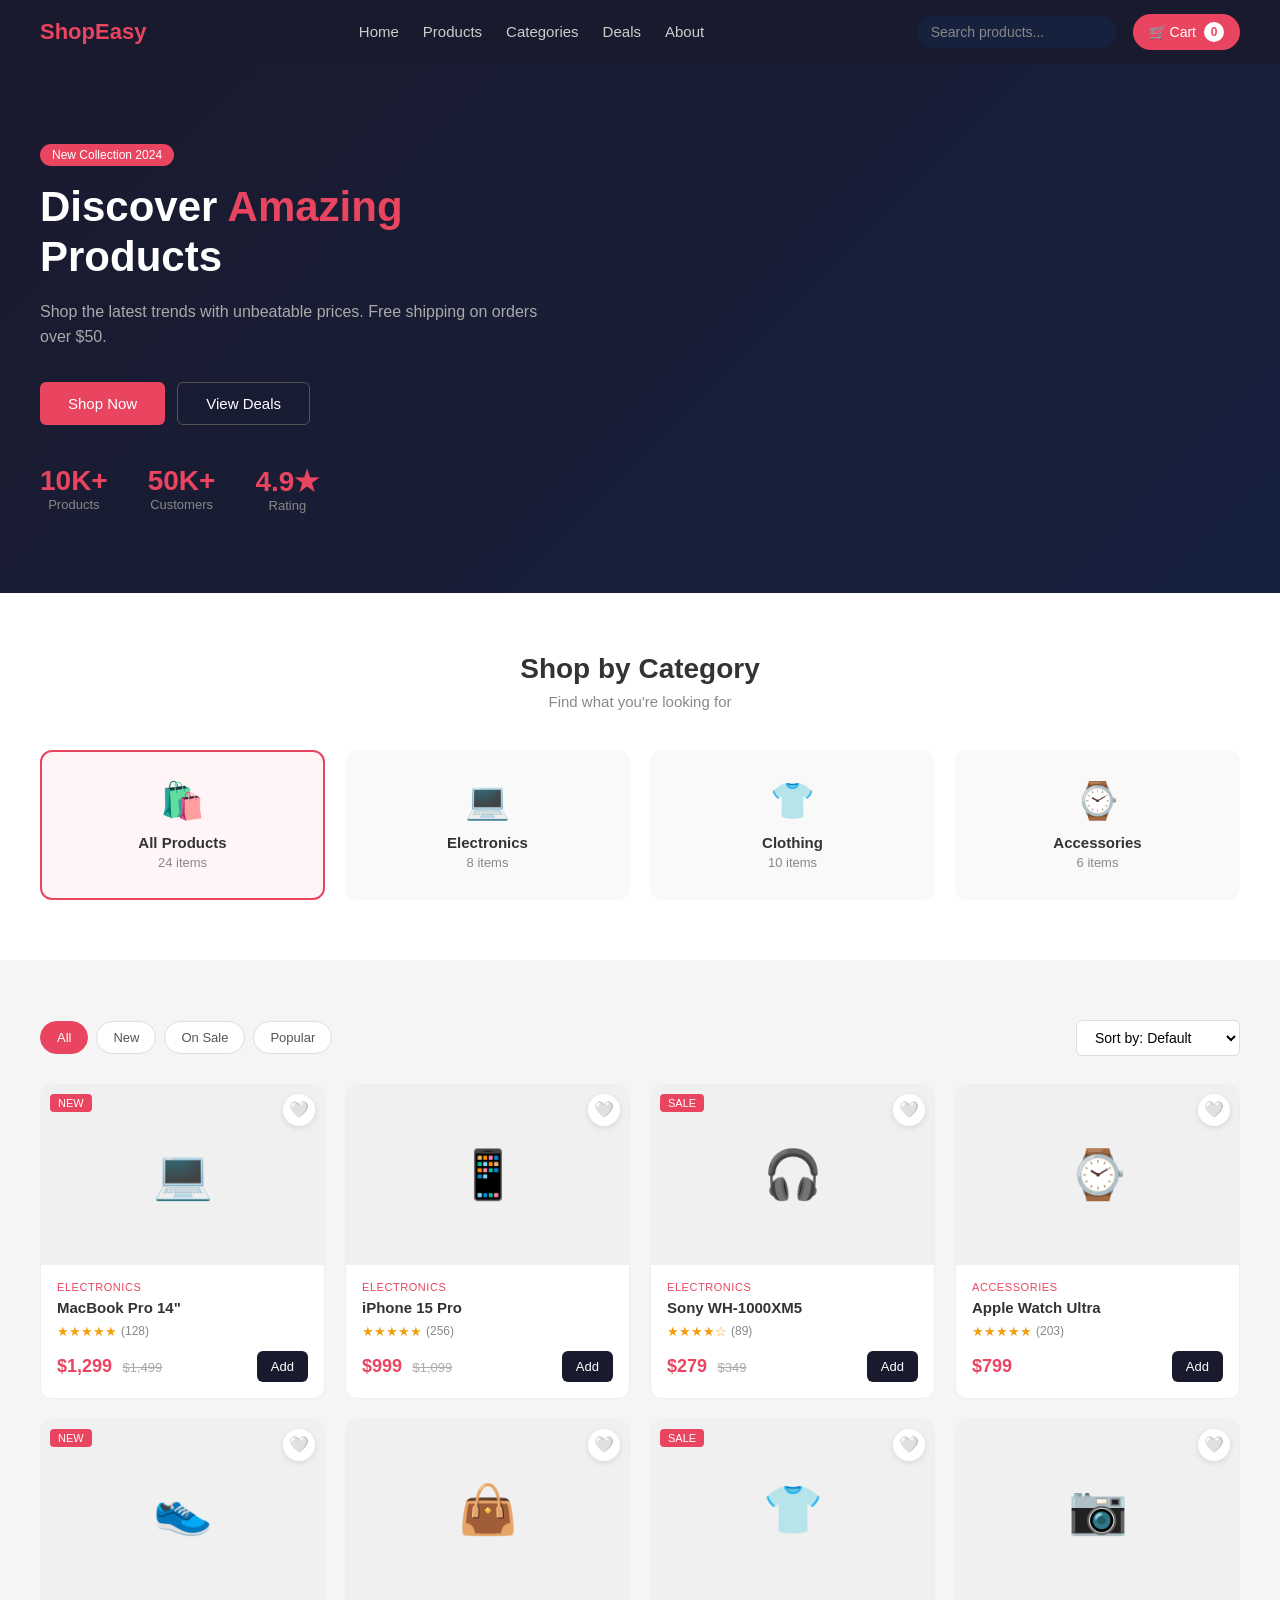
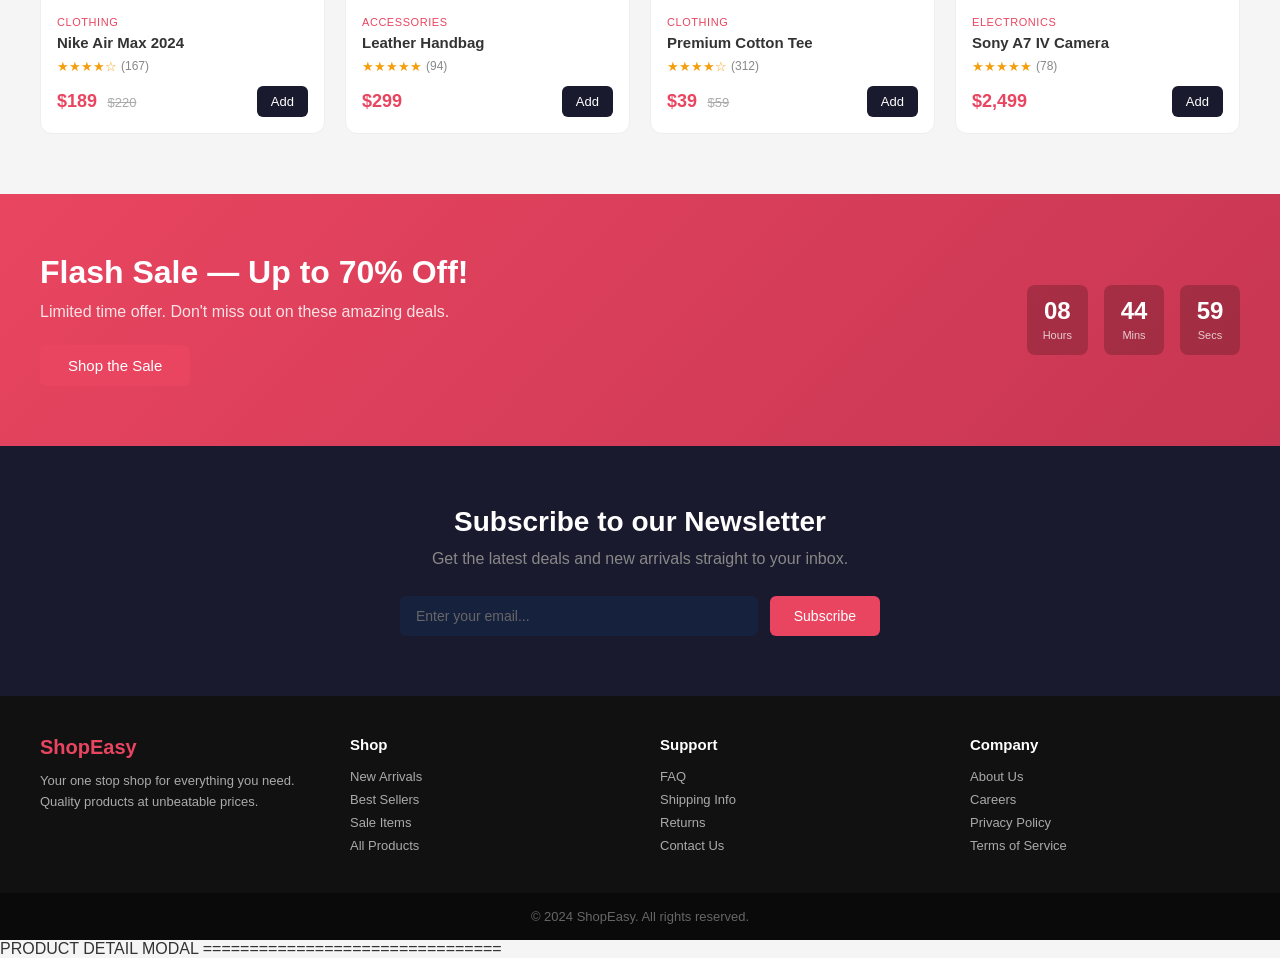
<file: index.html>
<!DOCTYPE html>
<html lang="en">
<head>
  <meta charset="UTF-8" />
  <meta name="viewport" content="width=device-width, initial-scale=1.0" />
  <title>ShopEasy — Ecommerce Practice</title>
  <link rel="stylesheet" href="css/style.css" />
</head>
<body>

  <!-- ================================
       NAVBAR
  ================================ -->
  <nav>
    <div class="nav-logo">ShopEasy</div>
    <ul class="nav-links">
      <li><a href="index.html">Home</a></li>
      <li><a href="index.html#products">Products</a></li>
      <li><a href="index.html#categories">Categories</a></li>
      <li><a href="index.htmldeals">Deals</a></li>
      <li><a href="index.html#about">About</a></li>
    </ul>
    <div class="nav-actions">
      <input class="nav-search" type="text" id="search-input" placeholder="Search products..." />
      <button class="cart-btn" id="cart-toggle-btn">
        🛒 Cart
        <span class="cart-count" id="cart-count">0</span>
      </button>
    </div>
  </nav>

  <!-- ================================
       HERO
  ================================ -->
  <section class="hero">
    <div class="hero-content">
      <span class="hero-badge">New Collection 2024</span>
      <h1>Discover <span>Amazing</span> Products</h1>
      <p>Shop the latest trends with unbeatable prices. Free shipping on orders over $50.</p>
      <div class="hero-btns">
        <button class="btn-primary" id="hero-shop-btn">Shop Now</button>
        <button class="btn-secondary">View Deals</button>
      </div>
      <div class="hero-stats">
        <div class="stat">
          <div class="stat-number">10K+</div>
          <div class="stat-label">Products</div>
        </div>
        <div class="stat">
          <div class="stat-number">50K+</div>
          <div class="stat-label">Customers</div>
        </div>
        <div class="stat">
          <div class="stat-number">4.9★</div>
          <div class="stat-label">Rating</div>
        </div>
      </div>
    </div>
  </section>

  <!-- ================================
       CATEGORIES
  ================================ -->
  <section class="categories" id = "categories" >
    <div class="section-header">
      <h2>Shop by Category</h2>
      <p>Find what you're looking for</p>
    </div>
    <div class="categories-grid">
      <div class="category-card active" data-category="all">
        <div class="category-icon">🛍️</div>
        <div class="category-name">All Products</div>
        <div class="category-count">24 items</div>
      </div>
      <div class="category-card" data-category="electronics">
        <div class="category-icon">💻</div>
        <div class="category-name">Electronics</div>
        <div class="category-count">8 items</div>
      </div>
      <div class="category-card" data-category="clothing">
        <div class="category-icon">👕</div>
        <div class="category-name">Clothing</div>
        <div class="category-count">10 items</div>
      </div>
      <div class="category-card" data-category="accessories">
        <div class="category-icon">⌚</div>
        <div class="category-name">Accessories</div>
        <div class="category-count">6 items</div>
      </div>
    </div>
  </section>

  <!-- ================================
       PRODUCTS
  ================================ -->
  <section class="products-section" id = "products">
    <div class="products-toolbar">
      <div class="filter-btns">
        <button class="filter-btn active" data-filter="all">All</button>
        <button class="filter-btn" data-filter="new">New</button>
        <button class="filter-btn" data-filter="sale">On Sale</button>
        <button class="filter-btn" data-filter="popular">Popular</button>
      </div>
      <select class="sort-select" id="sort-select">
        <option value="default">Sort by: Default</option>
        <option value="price-low">Price: Low to High</option>
        <option value="price-high">Price: High to Low</option>
        <option value="rating">Highest Rated</option>
      </select>
    </div>

    <div class="products-grid" id="products-grid">

      <div class="product-card-wrapper"
        data-name="MacBook Pro 14"
        data-price="1299"
        data-original-price="1499"
        data-emoji="💻"
        data-category="Electronics"
        data-rating="4.5"
        data-reviews="128"
        data-instock="true"
        data-description="The MacBook Pro 14 features the powerful M3 chip delivering incredible performance and all day battery life. Perfect for developers and creators.">
        <span class="product-badge">NEW</span>
        <button class="wishlist-btn">🤍</button>
        <div class="product-card">
          <div class="product-img">💻</div>
          <div class="product-body">
            <div class="product-category">Electronics</div>
            <div class="product-name">MacBook Pro 14"</div>
            <div class="product-rating">
              <span class="stars">★★★★★</span>
              <span class="rating-count">(128)</span>
            </div>
            <div class="product-footer">
              <div>
                <span class="product-price">$1,299</span>
                <span class="product-price-original">$1,499</span>
              </div>
              <button class="add-to-cart" data-name="MacBook Pro 14" data-price="1299" data-emoji="💻">Add</button>
            </div>
          </div>
        </div>
      </div>

      <div class="product-card-wrapper"
        data-name="iPhone 15 Pro"
        data-price="999"
        data-original-price="1099"
        data-emoji="📱"
        data-category="Electronics"
        data-rating="4.8"
        data-reviews="256"
        data-instock="false"
        data-description="iPhone 15 Pro features the A17 Pro chip, titanium design and a powerful camera system with 5x optical zoom. The most advanced iPhone ever.">
        <button class="wishlist-btn">🤍</button>
        <div class="product-card">
          <div class="product-img">📱</div>
          <div class="product-body">
            <div class="product-category">Electronics</div>
            <div class="product-name">iPhone 15 Pro</div>
            <div class="product-rating">
              <span class="stars">★★★★★</span>
              <span class="rating-count">(256)</span>
            </div>
            <div class="product-footer">
              <div>
                <span class="product-price">$999</span>
                <span class="product-price-original">$1,099</span>
              </div>
              <button class="add-to-cart" data-name="iPhone 15 Pro" data-price="999" data-emoji="📱">Add</button>
            </div>
          </div>
        </div>
      </div>

      <div class="product-card-wrapper"
        data-name="Sony WH-1000XM5"
        data-price="279"
        data-original-price="349"
        data-emoji="🎧"
        data-category="Electronics"
        data-rating="4.4"
        data-reviews="89"
        data-instock="true"
        data-description="Industry leading noise cancellation with the Sony WH-1000XM5. Enjoy up to 30 hours battery life and crystal clear hands free calling.">
        <span class="product-badge">SALE</span>
        <button class="wishlist-btn">🤍</button>
        <div class="product-card">
          <div class="product-img">🎧</div>
          <div class="product-body">
            <div class="product-category">Electronics</div>
            <div class="product-name">Sony WH-1000XM5</div>
            <div class="product-rating">
              <span class="stars">★★★★☆</span>
              <span class="rating-count">(89)</span>
            </div>
            <div class="product-footer">
              <div>
                <span class="product-price">$279</span>
                <span class="product-price-original">$349</span>
              </div>
              <button class="add-to-cart" data-name="Sony WH-1000XM5" data-price="279" data-emoji="🎧">Add</button>
            </div>
          </div>
        </div>
      </div>

      <div class="product-card-wrapper"
        data-name="Apple Watch Ultra"
        data-price="799"
        data-original-price=""
        data-emoji="⌚"
        data-category="Accessories"
        data-rating="4.9"
        data-reviews="203"
        data-instock="true"
        data-description="Apple Watch Ultra is the most rugged and capable Apple Watch ever. Built for endurance athletes and outdoor adventurers with up to 60 hour battery.">
        <button class="wishlist-btn">🤍</button>
        <div class="product-card">
          <div class="product-img">⌚</div>
          <div class="product-body">
            <div class="product-category">Accessories</div>
            <div class="product-name">Apple Watch Ultra</div>
            <div class="product-rating">
              <span class="stars">★★★★★</span>
              <span class="rating-count">(203)</span>
            </div>
            <div class="product-footer">
              <div>
                <span class="product-price">$799</span>
              </div>
              <button class="add-to-cart" data-name="Apple Watch Ultra" data-price="799" data-emoji="⌚">Add</button>
            </div>
          </div>
        </div>
      </div>

      <div class="product-card-wrapper"
        data-name="Nike Air Max 2024"
        data-price="189"
        data-original-price="220"
        data-emoji="👟"
        data-category="Clothing"
        data-rating="4.4"
        data-reviews="167"
        data-instock="true"
        data-description="The Nike Air Max 2024 delivers maximum cushioning and style. Featuring the latest Air technology for all day comfort whether running or hanging out.">
        <span class="product-badge">NEW</span>
        <button class="wishlist-btn">🤍</button>
        <div class="product-card">
          <div class="product-img">👟</div>
          <div class="product-body">
            <div class="product-category">Clothing</div>
            <div class="product-name">Nike Air Max 2024</div>
            <div class="product-rating">
              <span class="stars">★★★★☆</span>
              <span class="rating-count">(167)</span>
            </div>
            <div class="product-footer">
              <div>
                <span class="product-price">$189</span>
                <span class="product-price-original">$220</span>
              </div>
              <button class="add-to-cart" data-name="Nike Air Max 2024" data-price="189" data-emoji="👟">Add</button>
            </div>
          </div>
        </div>
      </div>

      <div class="product-card-wrapper"
        data-name="Leather Handbag"
        data-price="299"
        data-original-price=""
        data-emoji="👜"
        data-category="Accessories"
        data-rating="4.7"
        data-reviews="94"
        data-instock="true"
        data-description="Handcrafted genuine leather handbag with premium stitching and gold hardware. Spacious interior with multiple compartments. Perfect for everyday use.">
        <button class="wishlist-btn">🤍</button>
        <div class="product-card">
          <div class="product-img">👜</div>
          <div class="product-body">
            <div class="product-category">Accessories</div>
            <div class="product-name">Leather Handbag</div>
            <div class="product-rating">
              <span class="stars">★★★★★</span>
              <span class="rating-count">(94)</span>
            </div>
            <div class="product-footer">
              <div>
                <span class="product-price">$299</span>
              </div>
              <button class="add-to-cart" data-name="Leather Handbag" data-price="299" data-emoji="👜">Add</button>
            </div>
          </div>
        </div>
      </div>

      <div class="product-card-wrapper"
        data-name="Premium Cotton Tee"
        data-price="39"
        data-original-price="59"
        data-emoji="👕"
        data-category="Clothing"
        data-rating="4.3"
        data-reviews="312"
        data-instock="true"
        data-description="Ultra soft 100% organic cotton t-shirt with a relaxed fit. Pre-shrunk fabric that maintains its shape wash after wash. Available in 12 colors.">
        <span class="product-badge">SALE</span>
        <button class="wishlist-btn">🤍</button>
        <div class="product-card">
          <div class="product-img">👕</div>
          <div class="product-body">
            <div class="product-category">Clothing</div>
            <div class="product-name">Premium Cotton Tee</div>
            <div class="product-rating">
              <span class="stars">★★★★☆</span>
              <span class="rating-count">(312)</span>
            </div>
            <div class="product-footer">
              <div>
                <span class="product-price">$39</span>
                <span class="product-price-original">$59</span>
              </div>
              <button class="add-to-cart" data-name="Premium Cotton Tee" data-price="39" data-emoji="👕">Add</button>
            </div>
          </div>
        </div>
      </div>

      <div class="product-card-wrapper"
        data-name="Sony A7 IV Camera"
        data-price="2499"
        data-original-price=""
        data-emoji="📷"
        data-category="Electronics"
        data-rating="4.9"
        data-reviews="78"
        data-instock="true"
        data-description="The Sony A7 IV is a versatile full frame mirrorless camera with 33MP sensor, 4K 60p video and real time tracking autofocus. Perfect for professionals.">
        <button class="wishlist-btn">🤍</button>
        <div class="product-card">
          <div class="product-img">📷</div>
          <div class="product-body">
            <div class="product-category">Electronics</div>
            <div class="product-name">Sony A7 IV Camera</div>
            <div class="product-rating">
              <span class="stars">★★★★★</span>
              <span class="rating-count">(78)</span>
            </div>
            <div class="product-footer">
              <div>
                <span class="product-price">$2,499</span>
              </div>
              <button class="add-to-cart" data-name="Sony A7 IV Camera" data-price="2499" data-emoji="📷">Add</button>
            </div>
          </div>
        </div>
      </div>

    </div>
  </section>

  <!-- ================================
       SALE BANNER
  ================================ -->
  <section class="banner" id ="deal">
    <div class="banner-content">
      <h2>Flash Sale — Up to 70% Off!</h2>
      <p>Limited time offer. Don't miss out on these amazing deals.</p>
      <button class="btn-primary">Shop the Sale</button>
    </div>
    <div class="banner-timer">
      <div class="timer-box">
        <span class="timer-number" id="timer-hours">08</span>
        <span class="timer-label">Hours</span>
      </div>
      <div class="timer-box">
        <span class="timer-number" id="timer-mins">45</span>
        <span class="timer-label">Mins</span>
      </div>
      <div class="timer-box">
        <span class="timer-number" id="timer-secs">00</span>
        <span class="timer-label">Secs</span>
      </div>
    </div>
  </section>

  <!-- ================================
       NEWSLETTER
  ================================ -->
  <section class="newsletter" id = "newsletter">
    <h2>Subscribe to our Newsletter</h2>
    <p>Get the latest deals and new arrivals straight to your inbox.</p>
    <div class="newsletter-form">
      <input class="newsletter-input" type="email" id="newsletter-email" placeholder="Enter your email..." />
      <button class="newsletter-btn" id="newsletter-btn">Subscribe</button>
    </div>
  </section>

  <!-- ================================
       FOOTER
  ================================ -->
  <footer>
    <div class="footer-brand" id = "about">
      <h3>ShopEasy</h3>
      <p>Your one stop shop for everything you need. Quality products at unbeatable prices.</p>
    </div>
    <div class="footer-col">
      <h4>Shop</h4>
      <ul>
        <li>New Arrivals</li>
        <li>Best Sellers</li>
        <li>Sale Items</li>
        <li>All Products</li>
      </ul>
    </div>
    <div class="footer-col">
      <h4>Support</h4>
      <ul>
        <li>FAQ</li>
        <li>Shipping Info</li>
        <li>Returns</li>
        <li>Contact Us</li>
      </ul>
    </div>
    <div class="footer-col">
      <h4>Company</h4>
      <ul>
        <li>About Us</li>
        <li>Careers</li>
        <li>Privacy Policy</li>
        <li>Terms of Service</li>
      </ul>
    </div>
  </footer>
  <div class="footer-bottom">
    <p>© 2024 ShopEasy. All rights reserved.</p>
  </div>

  <!-- ================================
       CART SIDEBAR
  ================================ -->
  <div class="cart-overlay" id="cart-overlay"></div>
  <div class="cart-sidebar" id="cart-sidebar">
    <div class="cart-header">
      <h3>Your Cart</h3>
      <button class="cart-close" id="cart-close-btn">✕</button>
    </div>
    <div id="cart-content">
      <div class="cart-empty" id="cart-empty">
        <p style="font-size: 40px;">🛒</p>
        <p>Your cart is empty</p>
      </div>
      <div class="cart-items" id="cart-items"></div>
    </div>
    <div class="cart-footer">
      <div class="cart-total">
        <span>Total:</span>
        <span id="cart-total">$0</span>
      </div>
      <button class="checkout-btn">Proceed to Checkout</button>
    </div>
  </div>

  <!-- ================================
       TOAST
  ================================ -->
  <div class="toast" id="toast">
    <span>✅</span>
    <span id="toast-msg">Item added to cart!</span>
  </div>
  <div class="modal-overlay" id="modal-overlay"></div>

<!-- Modal Container -->
 PRODUCT DETAIL MODAL
================================
<div class="modal-overlay" id="modal-overlay"></div>

<div class="modal-container" id="modal-container">
  <button class="modal-close-btn" id="modal-close-btn">✕</button>
  <div class="modal-content" id="modal-content">


  </div>
</div>



  <script src="js/main.js"></script>

</body>
</html>
</file>
<file: css/style.css>
/* ================================
   RESET & BASE

=============================== */
html {
  scroll-behavior: smooth;
}
* {
  margin: 0;
  padding: 0;
  box-sizing: border-box;
}

body {
  font-family: Arial, sans-serif;
  background-color: #f5f5f5;
  color: #333;
}

a {
  text-decoration: none;
  color: inherit;
}

/* ================================
   NAVBAR
=============================== */
nav {
  background-color: #1a1a2e;
  color: white;
  padding: 0 40px;
  height: 64px;
  display: flex;
  align-items: center;
  justify-content: space-between;
  position: sticky;
  top: 0;
  z-index: 100;
}

.nav-logo {
  font-size: 22px;
  font-weight: bold;
  color: #e94560;
}

.nav-links {
  display: flex;
  gap: 24px;
  list-style: none;
}

.nav-links a {
  color: #ccc;
  font-size: 15px;
}

.nav-links a:hover {
  color: white;
}

.nav-actions {
  display: flex;
  align-items: center;
  gap: 16px;
}

.nav-search {
  padding: 8px 14px;
  border-radius: 20px;
  border: none;
  background: #16213e;
  color: white;
  font-size: 14px;
  width: 200px;
  outline: none;
}

.nav-search::placeholder {
  color: #888;
}

.cart-btn {
  background: #e94560;
  color: white;
  border: none;
  padding: 8px 16px;
  border-radius: 20px;
  cursor: pointer;
  font-size: 14px;
  display: flex;
  align-items: center;
  gap: 8px;
}

.cart-count {
  background: white;
  color: #e94560;
  border-radius: 50%;
  width: 20px;
  height: 20px;
  display: flex;
  align-items: center;
  justify-content: center;
  font-size: 12px;
  font-weight: bold;
}

/* ================================
   HERO SECTION
=============================== */
.hero {
  background: linear-gradient(135deg, #1a1a2e, #16213e);
  color: white;
  padding: 80px 40px;
  display: flex;
  align-items: center;
  justify-content: space-between;
}

.hero-content {
  max-width: 500px;
}

.hero-badge {
  display: inline-block;
  background: #e94560;
  color: white;
  padding: 4px 12px;
  border-radius: 20px;
  font-size: 12px;
  margin-bottom: 16px;
}

.hero h1 {
  font-size: 42px;
  line-height: 1.2;
  margin-bottom: 16px;
}

.hero h1 span {
  color: #e94560;
}

.hero p {
  color: #aaa;
  font-size: 16px;
  margin-bottom: 32px;
  line-height: 1.6;
}

.hero-btns {
  display: flex;
  gap: 12px;
}

.btn-primary {
  background: #e94560;
  color: white;
  border: none;
  padding: 12px 28px;
  border-radius: 6px;
  cursor: pointer;
  font-size: 15px;
}

.btn-secondary {
  background: transparent;
  color: white;
  border: 1px solid #555;
  padding: 12px 28px;
  border-radius: 6px;
  cursor: pointer;
  font-size: 15px;
}

.hero-stats {
  display: flex;
  gap: 40px;
  margin-top: 40px;
}

.stat {
  text-align: center;
}

.stat-number {
  font-size: 28px;
  font-weight: bold;
  color: #e94560;
}

.stat-label {
  font-size: 13px;
  color: #888;
}

/* ================================
   CATEGORIES
=============================== */
.categories {
  padding: 60px 40px;
  background: white;
}

.section-header {
  text-align: center;
  margin-bottom: 40px;
}

.section-header h2 {
  font-size: 28px;
  margin-bottom: 8px;
}

.section-header p {
  color: #888;
  font-size: 15px;
}

.categories-grid {
  display: grid;
  grid-template-columns: repeat(4, 1fr);
  gap: 20px;
}

.category-card {
  background: #f9f9f9;
  border-radius: 12px;
  padding: 28px 20px;
  text-align: center;
  cursor: pointer;
  border: 2px solid transparent;
  transition: all 0.2s;
}

.category-card:hover {
  border-color: #e94560;
  background: #fff5f7;
}

.category-card.active {
  border-color: #e94560;
  background: #fff5f7;
}

.category-icon {
  font-size: 36px;
  margin-bottom: 12px;
}

.category-name {
  font-size: 15px;
  font-weight: bold;
  margin-bottom: 4px;
}

.category-count {
  font-size: 13px;
  color: #888;
}

/* ================================
   PRODUCTS
=============================== */
.products-section {
  padding: 60px 40px;
  background: #f5f5f5;
}

.products-toolbar {
  display: flex;
  justify-content: space-between;
  align-items: center;
  margin-bottom: 28px;
}

.filter-btns {
  display: flex;
  gap: 8px;
}

.filter-btn {
  padding: 8px 16px;
  border: 1px solid #ddd;
  border-radius: 20px;
  background: white;
  cursor: pointer;
  font-size: 13px;
  color: #555;
}

.filter-btn.active {
  background: #e94560;
  color: white;
  border-color: #e94560;
}

.sort-select {
  padding: 8px 14px;
  border: 1px solid #ddd;
  border-radius: 6px;
  font-size: 14px;
  background: white;
  cursor: pointer;
}

.products-grid {
  display: grid;
  grid-template-columns: repeat(4, 1fr);
  gap: 20px;
}

.product-card {
  background: white;
  border-radius: 12px;
  overflow: hidden;
  border: 1px solid #eee;
  transition: transform 0.2s;
}

.product-card:hover {
  transform: translateY(-4px);
}

.product-img {
  width: 100%;
  height: 180px;
  object-fit: cover;
  background: #f0f0f0;
  display: flex;
  align-items: center;
  justify-content: center;
  font-size: 48px;
}

.product-body {
  padding: 16px;
}

.product-category {
  font-size: 11px;
  color: #e94560;
  text-transform: uppercase;
  letter-spacing: 0.05em;
  margin-bottom: 6px;
}

.product-name {
  font-size: 15px;
  font-weight: bold;
  margin-bottom: 8px;
}

.product-rating {
  display: flex;
  align-items: center;
  gap: 4px;
  margin-bottom: 12px;
}

.stars {
  color: #f59e0b;
  font-size: 13px;
}

.rating-count {
  font-size: 12px;
  color: #888;
}

.product-footer {
  display: flex;
  align-items: center;
  justify-content: space-between;
}

.product-price {
  font-size: 18px;
  font-weight: bold;
  color: #e94560;
}

.product-price-original {
  font-size: 13px;
  color: #aaa;
  text-decoration: line-through;
  margin-left: 6px;
}

.add-to-cart {
  background: #1a1a2e;
  color: white;
  border: none;
  padding: 8px 14px;
  border-radius: 6px;
  cursor: pointer;
  font-size: 13px;
}

.add-to-cart:hover {
  background: #e94560;
}

.product-badge {
  position: absolute;
  top: 10px;
  left: 10px;
  background: #e94560;
  color: white;
  font-size: 11px;
  padding: 3px 8px;
  border-radius: 4px;
}

.product-card-wrapper {
  position: relative;
}

.wishlist-btn {
  position: absolute;
  top: 10px;
  right: 10px;
  background: white;
  border: none;
  width: 32px;
  height: 32px;
  border-radius: 50%;
  cursor: pointer;
  font-size: 16px;
  display: flex;
  align-items: center;
  justify-content: center;
  box-shadow: 0 2px 6px rgba(0,0,0,0.1);
  z-index: 10;
  pointer-events: all;
}

/* ================================
   BANNER
=============================== */
.banner {
  background: linear-gradient(135deg, #e94560, #c73652);
  color: white;
  padding: 60px 40px;
  display: flex;
  align-items: center;
  justify-content: space-between;
}

.banner-content h2 {
  font-size: 32px;
  margin-bottom: 12px;
}

.banner-content p {
  font-size: 16px;
  opacity: 0.85;
  margin-bottom: 24px;
}

.banner-timer {
  display: flex;
  gap: 16px;
}

.timer-box {
  background: rgba(0,0,0,0.2);
  padding: 12px 16px;
  border-radius: 8px;
  text-align: center;
  min-width: 60px;
}

.timer-number {
  font-size: 24px;
  font-weight: bold;
  display: block;
}

.timer-label {
  font-size: 11px;
  opacity: 0.75;
}

/* ================================
   CART SIDEBAR
=============================== */
.cart-overlay {
  position: fixed;
  top: 0;
  left: 0;
  width: 100%;
  height: 100%;
  background: rgba(0,0,0,0.5);
  z-index: 200;
  display: none;
}

.cart-sidebar {
  position: fixed;
  top: 0;
  right: -400px;
  width: 380px;
  height: 100%;
  background: white;
  z-index: 201;
  padding: 24px;
  overflow-y: auto;
  transition: right 0.3s;
}

.cart-sidebar.open {
  right: 0;
}

.cart-header {
  display: flex;
  justify-content: space-between;
  align-items: center;
  margin-bottom: 24px;
  padding-bottom: 16px;
  border-bottom: 1px solid #eee;
}

.cart-header h3 {
  font-size: 18px;
}

.cart-close {
  background: none;
  border: none;
  font-size: 22px;
  cursor: pointer;
  color: #888;
}

.cart-empty {
  text-align: center;
  padding: 60px 0;
  color: #888;
}

.cart-empty p {
  font-size: 15px;
  margin-top: 12px;
}

.cart-items {
  display: flex;
  flex-direction: column;
  gap: 16px;
}

.cart-item {
  display: flex;
  gap: 12px;
  padding: 12px;
  border: 1px solid #eee;
  border-radius: 8px;
}

.cart-item-img {
  width: 60px;
  height: 60px;
  border-radius: 6px;
  background: #f0f0f0;
  display: flex;
  align-items: center;
  justify-content: center;
  font-size: 24px;
  flex-shrink: 0;
}

.cart-item-info {
  flex: 1;
}

.cart-item-name {
  font-size: 14px;
  font-weight: bold;
  margin-bottom: 4px;
}

.cart-item-price {
  font-size: 14px;
  color: #e94560;
  font-weight: bold;
}

.cart-item-qty {
  display: flex;
  align-items: center;
  gap: 8px;
  margin-top: 8px;
}

.qty-btn {
  width: 24px;
  height: 24px;
  border: 1px solid #ddd;
  background: white;
  border-radius: 4px;
  cursor: pointer;
  font-size: 14px;
  display: flex;
  align-items: center;
  justify-content: center;
}

.qty-value {
  font-size: 14px;
  min-width: 20px;
  text-align: center;
}

.cart-item-remove {
  background: none;
  border: none;
  color: #aaa;
  cursor: pointer;
  font-size: 18px;
  align-self: flex-start;
}

.cart-footer {
  position: sticky;
  bottom: 0;
  background: white;
  padding-top: 16px;
  border-top: 1px solid #eee;
  margin-top: 24px;
}

.cart-total {
  display: flex;
  justify-content: space-between;
  font-size: 16px;
  font-weight: bold;
  margin-bottom: 16px;
}

.checkout-btn {
  width: 100%;
  background: #e94560;
  color: white;
  border: none;
  padding: 14px;
  border-radius: 8px;
  cursor: pointer;
  font-size: 15px;
  font-weight: bold;
}

/* ================================
   NEWSLETTER
=============================== */
.newsletter {
  background: #1a1a2e;
  color: white;
  padding: 60px 40px;
  text-align: center;
}

.newsletter h2 {
  font-size: 28px;
  margin-bottom: 12px;
}

.newsletter p {
  color: #888;
  margin-bottom: 28px;
}

.newsletter-form {
  display: flex;
  gap: 12px;
  max-width: 480px;
  margin: 0 auto;
}

.newsletter-input {
  flex: 1;
  padding: 12px 16px;
  border-radius: 6px;
  border: none;
  font-size: 14px;
  background: #16213e;
  color: white;
  outline: none;
}

.newsletter-input::placeholder {
  color: #666;
}

.newsletter-btn {
  background: #e94560;
  color: white;
  border: none;
  padding: 12px 24px;
  border-radius: 6px;
  cursor: pointer;
  font-size: 14px;
}

/* ================================
   FOOTER
=============================== */
footer {
  background: #111;
  color: #aaa;
  padding: 40px;
  display: grid;
  grid-template-columns: repeat(4, 1fr);
  gap: 40px;
}

.footer-brand h3 {
  color: #e94560;
  font-size: 20px;
  margin-bottom: 12px;
}

.footer-brand p {
  font-size: 13px;
  line-height: 1.6;
}

.footer-col h4 {
  color: white;
  font-size: 15px;
  margin-bottom: 16px;
}

.footer-col ul {
  list-style: none;
  display: flex;
  flex-direction: column;
  gap: 8px;
}

.footer-col ul li {
  font-size: 13px;
  cursor: pointer;
}

.footer-col ul li:hover {
  color: #e94560;
}

.footer-bottom {
  background: #0a0a0a;
  color: #666;
  text-align: center;
  padding: 16px;
  font-size: 13px;
}

/* ================================
   TOAST NOTIFICATION
=============================== */
.toast {
  position: fixed;
  bottom: 24px;
  right: 24px;
  background: #1a1a2e;
  color: white;
  padding: 14px 20px;
  border-radius: 8px;
  font-size: 14px;
  display: none;
  align-items: center;
  gap: 10px;
  z-index: 300;
  border-left: 4px solid #e94560;
}

.toast.show {
  display: flex;
}

/* ================================
   PRODUCT DETAIL MODAL
================================ */

/* overlay */
.modal-overlay {
  position: fixed;
  top: 0;
  left: 0;
  width: 100%;
  height: 100%;
  background: rgba(0, 0, 0, 0.5);
  z-index: 300;
  display: none;
}

.modal-overlay.open {
  display: block;
}

/* container */
.modal-container {
  position: fixed;
  top: 50%;
  left: 50%;
  transform: translate(-50%, -50%);
  background: white;
  border-radius: 16px;
  padding: 32px;
  width: 500px;
  max-width: 90%;
  max-height: 90vh;
  overflow-y: auto;
  z-index: 301;
  display: none;
}

.modal-container.open {
  display: block;
}

/* close button */
.modal-close-btn {
  position: absolute;
  top: 16px;
  right: 16px;
  background: #f5f5f5;
  border: none;
  width: 32px;
  height: 32px;
  border-radius: 50%;
  font-size: 16px;
  cursor: pointer;
  color: #555;
  display: flex;
  align-items: center;
  justify-content: center;
}

.modal-close-btn:hover {
  background: #e94560;
  color: white;
}

/* modal inner content */
.modal-emoji {
  font-size: 80px;
  text-align: center;
  margin-bottom: 16px;
}

.modal-category {
  font-size: 12px;
  color: #e94560;
  text-transform: uppercase;
  letter-spacing: 0.05em;
  margin-bottom: 8px;
}

.modal-name {
  font-size: 24px;
  font-weight: bold;
  color: #1a1a2e;
  margin-bottom: 8px;
}

.modal-rating {
  display: flex;
  align-items: center;
  gap: 6px;
  margin-bottom: 16px;
}

.modal-stars {
  color: #f59e0b;
  font-size: 16px;
}

.modal-reviews {
  font-size: 13px;
  color: #888;
}

.modal-description {
  color: #666;
  font-size: 15px;
  line-height: 1.6;
  margin-bottom: 20px;
  padding-bottom: 20px;
  border-bottom: 1px solid #eee;
}

.modal-price-row {
  display: flex;
  align-items: center;
  gap: 12px;
  margin-bottom: 8px;
}

.modal-price {
  font-size: 28px;
  font-weight: bold;
  color: #e94560;
}

.modal-original-price {
  font-size: 16px;
  color: #aaa;
  text-decoration: line-through;
}

.modal-stock {
  font-size: 14px;
  margin-bottom: 24px;
}

.modal-stock.in-stock {
  color: #16a34a;
}

.modal-stock.out-of-stock {
  color: #dc2626;
}

.modal-actions {
  display: flex;
  gap: 12px;
}

.modal-add-btn {
  flex: 1;
  background: #e94560;
  color: white;
  border: none;
  padding: 14px;
  border-radius: 8px;
  cursor: pointer;
  font-size: 15px;
  font-weight: bold;
}

.modal-add-btn:hover {
  background: #c73652;
}

.modal-wishlist-btn {
  background: white;
  border: 1px solid #ddd;
  padding: 14px 20px;
  border-radius: 8px;
  cursor: pointer;
  font-size: 18px;
}

.modal-wishlist-btn:hover {
  border-color: #e94560;
}
</file>
